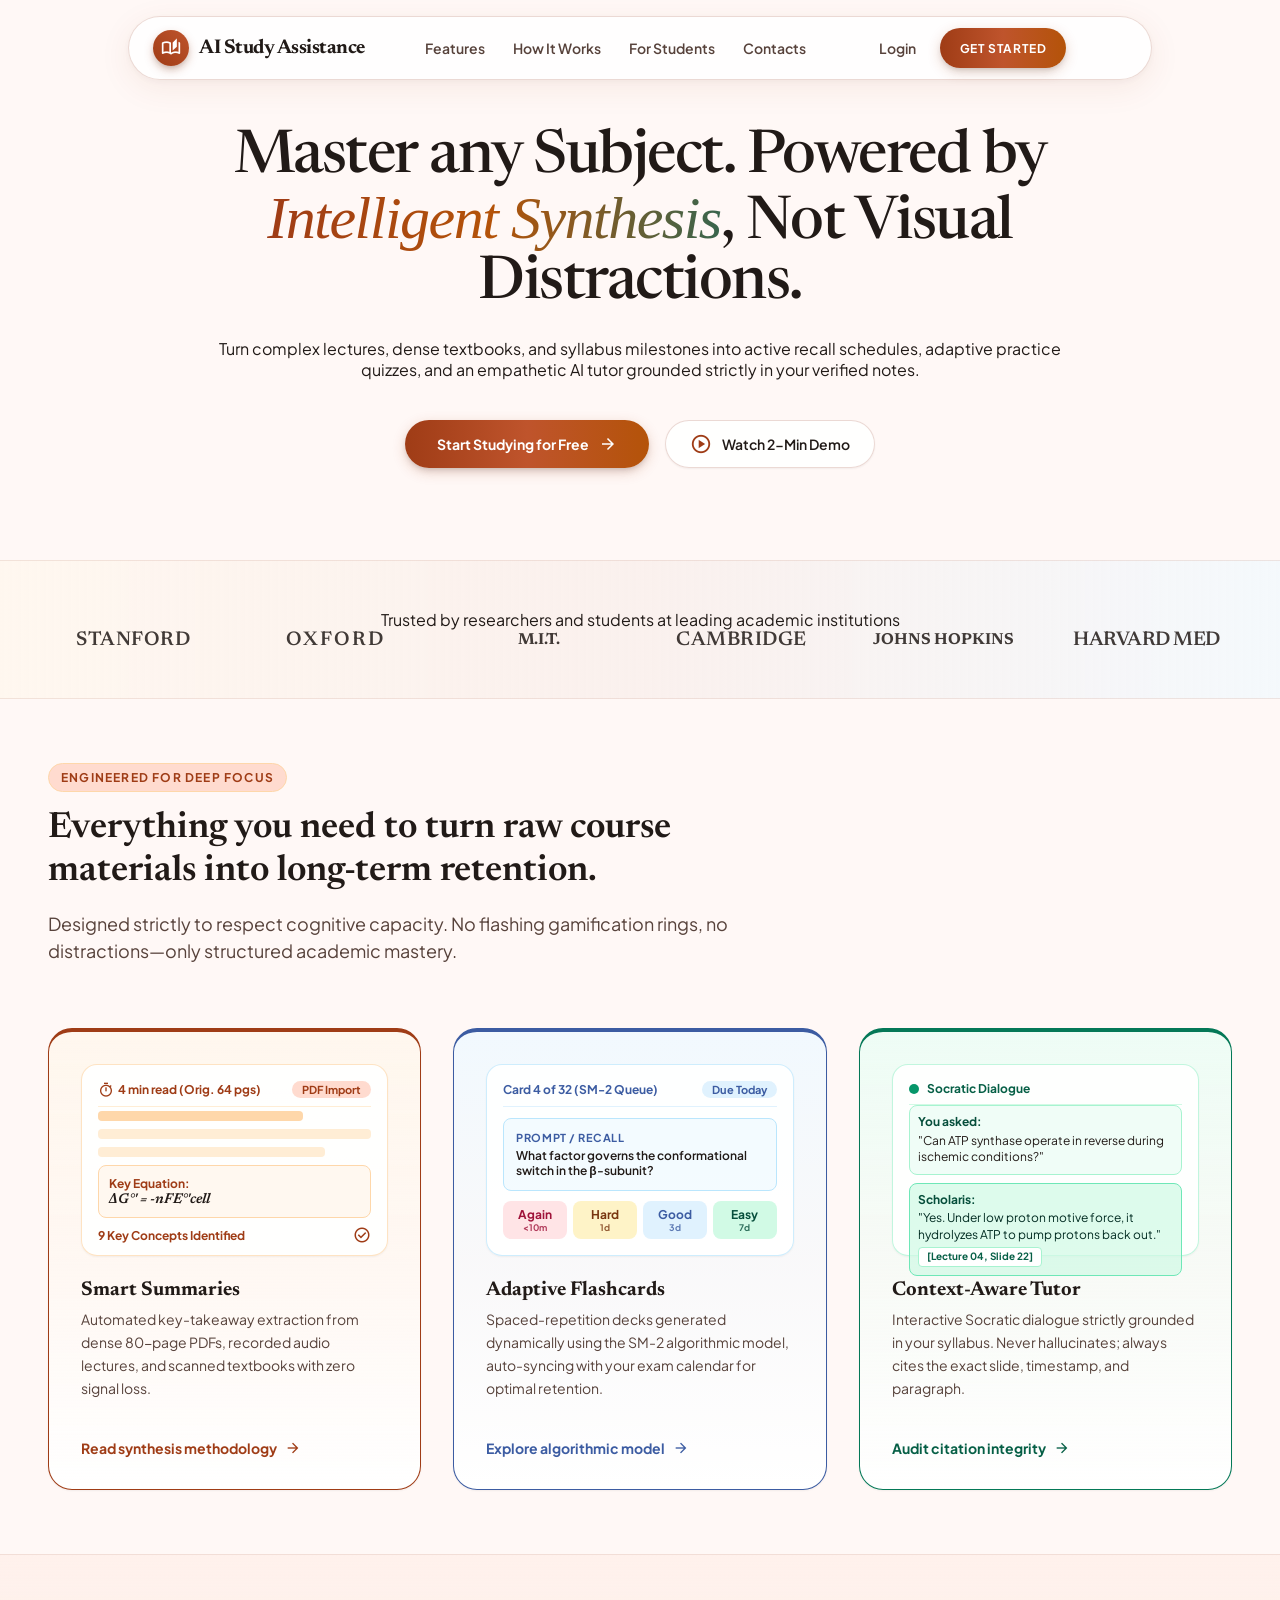
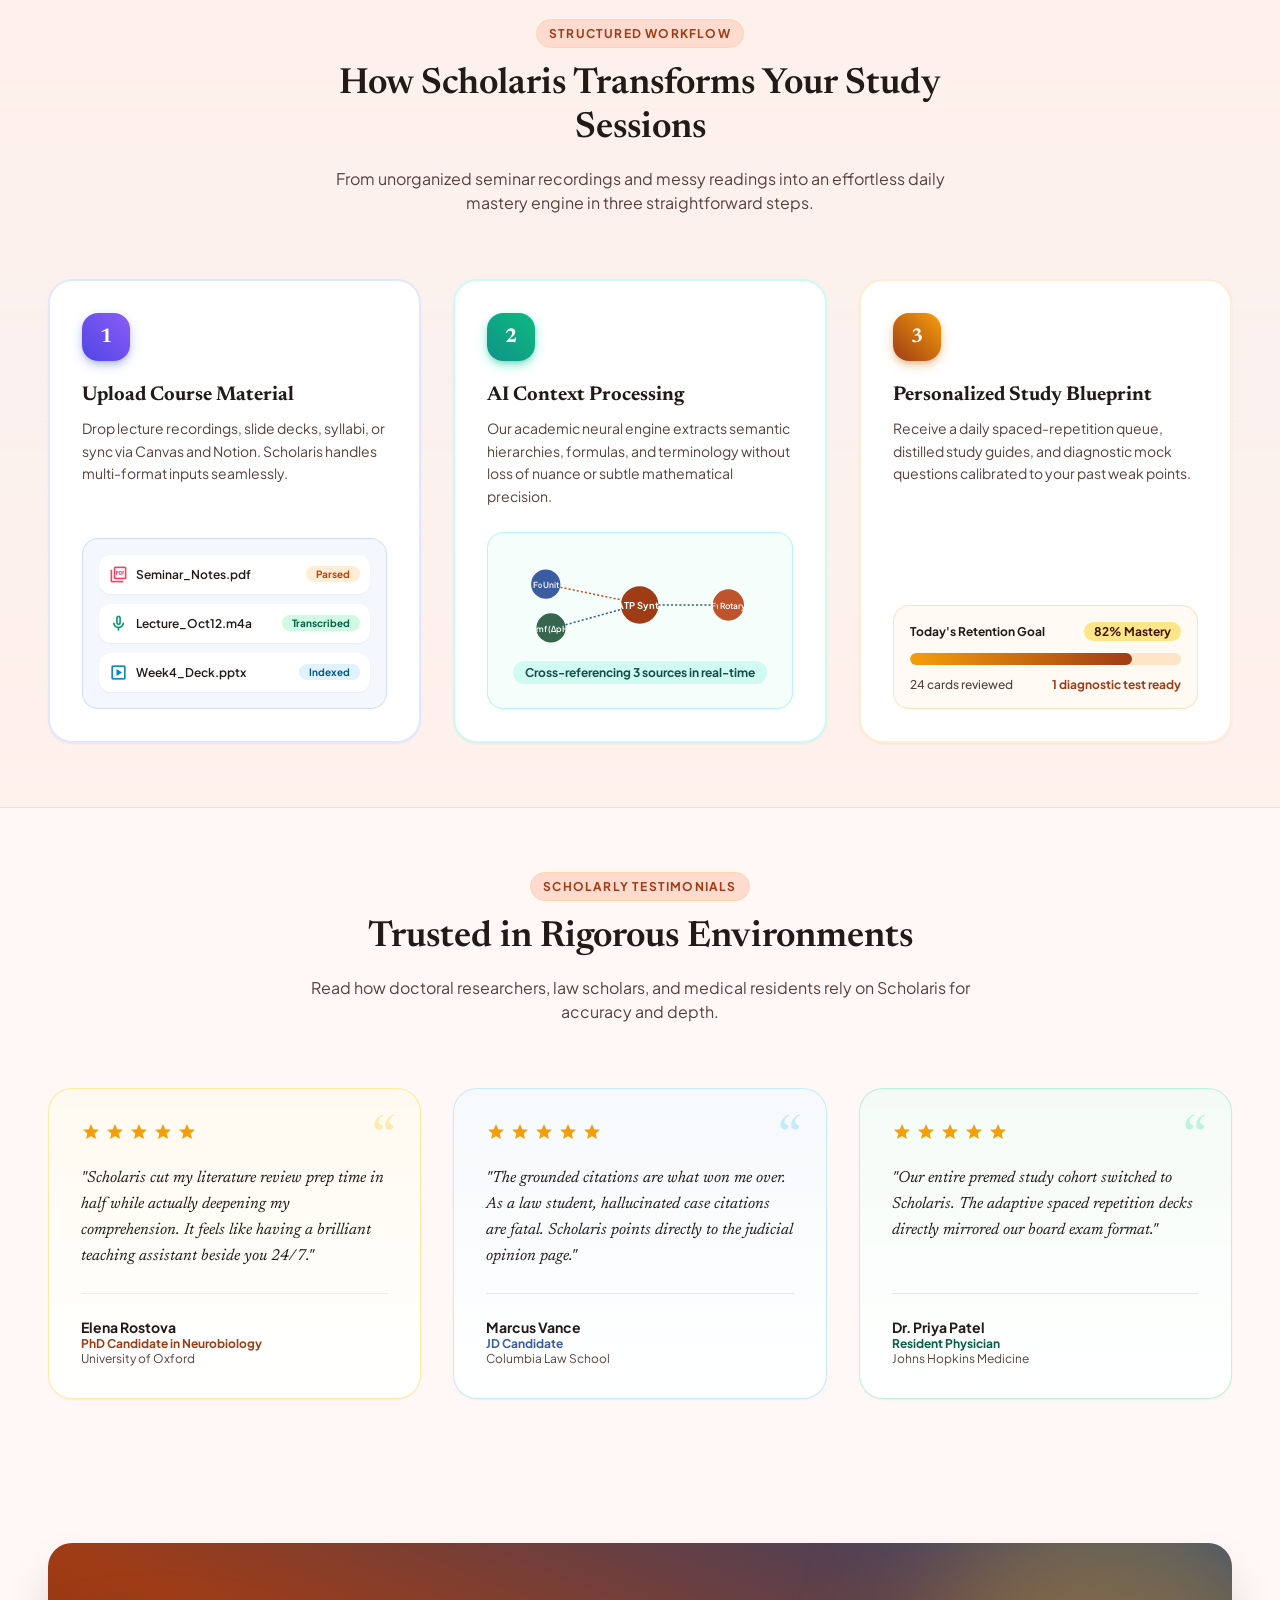
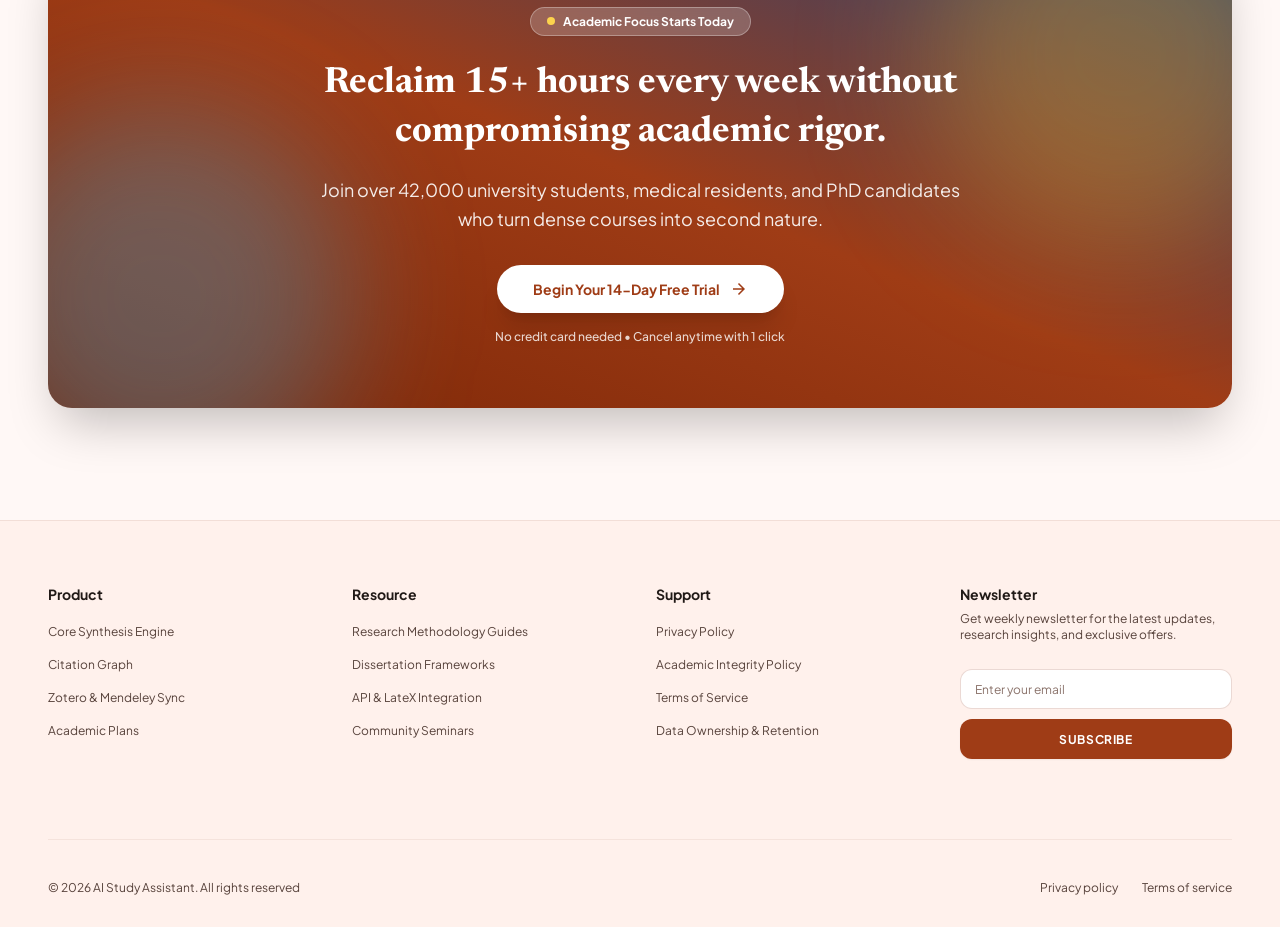
<file: index.html>
<html lang="en">

<head>
  <meta charset="UTF-8">
  <meta name="viewport" content="width=device-width, initial-scale=1.0">
  <link rel="preconnect" href="https://fonts.googleapis.com">
  <link rel="preconnect" href="https://fonts.googleapis.com">

  <title>Ai Study Assistance</title>

  <link rel="preconnect" href="https://fonts.gstatic.com" crossorigin>
  <link
    href="https://fonts.googleapis.com/css2?family=Newsreader:ital,opsz,wght@0,6..72,400..600;1,6..72,400..600&family=Plus+Jakarta+Sans:wght@400;500;600;700&display=swap"
    rel="stylesheet">
  <link
    href="https://fonts.googleapis.com/css2?family=Material+Symbols+Outlined:opsz,wght,FILL,GRAD@24,400,0,0&display=swap"
    rel="stylesheet">
  <link href="https://fonts.googleapis.com/css2?family=Material+Symbols+Outlined:wght,FILL@100..700,0..1&display=swap"
    rel="stylesheet">

  <link rel="stylesheet" href="styles.css">

  <script src="main.js" defer ></script>

</head>

<body>
  <div class="topbar-wrap">
    <header class="topbar">
      <a class="brand" href="#">
        <span class="brand-mark">
          <span class="material-symbols-outlined">auto_stories</span>
        </span>
        <span class="brand-name">AI Study Assistance</span>
      </a>
      <!-- Navigation menu -->
      <nav class="nav-links">

        <a class="nav-link" href="#">Features</a>
        <a class="nav-link" href="#">How It Works</a>
        <a class="nav-link" href="#">For Students</a>
        <a class="nav-link" href="#">Contacts</a>

      </nav>

      <!-- Action Buttons -->
      <div class="topbar-actions">
        <a class="link-login" href="#">Login</a>
        <a class="btn btn-gradient btn-sm" href="#">Get Started</a>
      </div>
      
      <div>
        <span class="menu-button">
        <span class="material-symbols-outlined">menu</span>
        </span>
     </div>

    </header>
  </div>


  <main class="page">
    <section class="hero">

      <div class="glow glow-top"></div>
      <div class="glow glow-left"></div>
      <div class="glow glow-right"></div>

      <div class="hero-copy">
        <h1 class="hero-title">Master any Subject. Powered by <span class="hero-accent">Intelligent
            Synthesis</span>, Not Visual Distractions.</h1>
        <!-- &nbsp; -->
        <p>Turn complex lectures, dense textbooks, and syllabus milestones into active recall schedules,
          adaptive
          practice quizzes, and an empathetic AI tutor grounded strictly in your verified notes.</p>
      </div>

      <!-- Action Buttons -->
      <div class="cta-row">
        <a class="btn btn-gradient btn-lg" href="#">
          <span>Start Studying for Free</span>
          <span class="material-symbols-outlined icon-18">arrow_forward</span>
        </a>
        <button class="btn btn-outline btn-lg" type="button">
          <span class="material-symbols-outlined icon-22 text-primary">play_circle</span>
          <span>Watch 2-Min Demo</span>
        </button>
      </div>

    </section>

    <section class="logos" id="integrations">
      <div class="container">
        <p class="9label">
          Trusted by researchers and students at leading academic institutions
        </p>
        <div class="logo-grid">
          <div class="logo logo-serif logo-wide">STANFORD</div>
          <div class="logo logo-serif logo-wider">OXFORD</div>
          <div class="logo logo-sans logo-tight">M.I.T.</div>
          <div class="logo logo-serif logo-wide">CAMBRIDGE</div>
          <div class="logo logo-sans">JOHNS HOPKINS</div>
          <div class="logo logo-serif logo-tight">HARVARD MED</div>
        </div>
      </div>
    </section>


    <!-- Features -->
    <section class="features" id="features">
      <div class="section-head">
        <span class="eyebrow">Engineered for Deep Focus</span>
        <h2 class="section-title">Everything you need to turn raw course materials into long-term retention.
        </h2>
        <p class="section-lead">
          Designed strictly to respect cognitive capacity. No flashing gamification rings, no
          distractions—only
          structured academic mastery.
        </p>
      </div>

      <div class="feature-grid">

        <!-- Card 1 — coral -->
        <article class="feature-card feature-coral">
          <div>
            <div class="preview preview-coral">
              <div class="preview-head preview-head-coral">
                <span class="preview-label text-primary">
                  <span class="material-symbols-outlined icon-16">timer</span> 4 min read (Orig. 64
                  pgs)
                </span>
                <span class="preview-chip chip-primary">PDF Import</span>
              </div>
              <div class="skeleton">
                <div class="bar bar-dark" style="width:75%"></div>
                <div class="bar" style="width:100%"></div>
                <div class="bar" style="width:83%"></div>
                <div class="equation">
                  <span class="equation-label">Key Equation:</span>
                  <span class="equation-value">ΔG°' = -nFE°'cell</span>
                </div>
              </div>
              <div class="preview-foot text-primary">
                <span>9 Key Concepts Identified</span>
                <span class="material-symbols-outlined icon-18">check_circle</span>
              </div>
            </div>
            <h3 class="card-title">Smart Summaries</h3>
            <p class="card-text">
              Automated key-takeaway extraction from dense 80-page PDFs, recorded audio lectures, and
              scanned textbooks
              with zero signal loss.
            </p>
          </div>
          <div class="card-link text-primary">
            <span class="card-link-text">Read synthesis methodology</span>
            <span class="material-symbols-outlined icon-16">arrow_forward</span>
          </div>
        </article>

        <!-- Card 2 — azure -->
        <article class="feature-card feature-azure">
          <div>
            <div class="preview preview-azure">
              <div class="preview-head preview-head-azure">
                <span class="preview-label text-secondary">Card 4 of 32 (SM-2 Queue)</span>
                <span class="preview-chip chip-secondary">Due Today</span>
              </div>
              <div class="recall">
                <span class="recall-label">Prompt / Recall</span>
                <p class="recall-text">What factor governs the conformational switch in the β-subunit?
                </p>
              </div>
              <div class="grades">
                <div class="grade grade-again">Again<br><span>&lt;10m</span></div>
                <div class="grade grade-hard">Hard<br><span>1d</span></div>
                <div class="grade grade-good">Good<br><span>3d</span></div>
                <div class="grade grade-easy">Easy<br><span>7d</span></div>
              </div>
            </div>
            <h3 class="card-title">Adaptive Flashcards</h3>
            <p class="card-text">
              Spaced-repetition decks generated dynamically using the SM-2 algorithmic model, auto-syncing
              with your
              exam calendar for optimal retention.
            </p>
          </div>
          <div class="card-link text-secondary">
            <span class="card-link-text">Explore algorithmic model</span>
            <span class="material-symbols-outlined icon-16">arrow_forward</span>
          </div>
        </article>

        <!-- Card 3 — emerald -->
        <article class="feature-card feature-emerald">
          <div>
            <div class="preview preview-emerald">
              <div class="preview-head preview-head-emerald">
                <span class="dot-emerald"></span>
                <span class="preview-label text-emerald-800">Socratic Dialogue</span>
              </div>
              <div class="chat">
                <div class="chat-you">
                  <span class="chat-who">You asked:</span> "Can ATP synthase operate in reverse during
                  ischemic
                  conditions?"
                </div>
                <div class="chat-bot">
                  <span class="chat-who">Scholaris:</span> "Yes. Under low proton motive force, it
                  hydrolyzes ATP to
                  pump protons back out."
                  <div class="chat-cite"><span class="cite">[Lecture 04, Slide 22]</span></div>
                </div>
              </div>
            </div>
            <h3 class="card-title">Context-Aware Tutor</h3>
            <p class="card-text">
              Interactive Socratic dialogue strictly grounded in your syllabus. Never hallucinates; always
              cites the
              exact slide, timestamp, and paragraph.
            </p>
          </div>
          <div class="card-link text-emerald-800">
            <span class="card-link-text">Audit citation integrity</span>
            <span class="material-symbols-outlined icon-16">arrow_forward</span>
          </div>
        </article>

      </div>
    </section>

    <!-- Workflow -->
    <section class="workflow" id="how-it-works">
      <div class="container">
        <div class="section-head section-head-center">
          <span class="eyebrow">Structured Workflow</span>
          <h2 class="section-title">How Scholaris Transforms Your Study Sessions</h2>
          <p class="section-lead section-lead-sm">
            From unorganized seminar recordings and messy readings into an effortless daily mastery engine in three
            straightforward steps.
          </p>
        </div>

        <div class="step-grid">

          <div class="step-card step-card-indigo">
            <div>
              <div class="step-badge badge-indigo">1</div>
              <h3 class="step-title">Upload Course Material</h3>
              <p class="step-lead">
                Drop lecture recordings, slide decks, syllabi, or sync via Canvas and Notion. Scholaris handles
                multi-format inputs seamlessly.
              </p>
            </div>
            <div class="file-list">
              <div class="file-row">
                <span class="file-name"><span
                    class="material-symbols-outlined icon-19 text-rose-500">picture_as_pdf</span>
                  Seminar_Notes.pdf</span>
                <span class="file-state state-orange">Parsed</span>
              </div>
              <div class="file-row">
                <span class="file-name"><span class="material-symbols-outlined icon-19 text-emerald-600">mic</span>
                  Lecture_Oct12.m4a</span>
                <span class="file-state state-emerald">Transcribed</span>
              </div>
              <div class="file-row">
                <span class="file-name"><span class="material-symbols-outlined icon-19 text-sky-600">slideshow</span>
                  Week4_Deck.pptx</span>
                <span class="file-state state-sky">Indexed</span>
              </div>
            </div>
          </div>

          <div class="step-card step-card-teal">
            <div>
              <div class="step-badge badge-teal">2</div>
              <h3 class="step-title">AI Context Processing</h3>
              <p class="step-lead">
                Our academic neural engine extracts semantic hierarchies, formulas, and terminology without loss of
                nuance or subtle mathematical precision.
              </p>
            </div>
            <div class="graph-box">
              <svg class="graph" viewBox="0 0 260 80" fill="none" xmlns="http://www.w3.org/2000/svg">
                <circle cx="130" cy="40" r="18" fill="#9f3c16"></circle>
                <text x="130" y="44" fill="#FFFFFF" font-family="Plus Jakarta Sans" font-size="9" font-weight="700"
                  text-anchor="middle">ATP Synt.</text>
                <circle cx="40" cy="20" r="14" fill="#3c5ca2"></circle>
                <text x="40" y="24" fill="#FFFFFF" font-family="Plus Jakarta Sans" font-size="8" font-weight="600"
                  text-anchor="middle">F₀ Unit</text>
                <line x1="54" y1="23" x2="112" y2="35" stroke="#bf542c" stroke-dasharray="2 2" stroke-width="1.5">
                </line>
                <circle cx="45" cy="62" r="14" fill="#38654d"></circle>
                <text x="45" y="66" fill="#FFFFFF" font-family="Plus Jakarta Sans" font-size="8" font-weight="600"
                  text-anchor="middle">pmf (ΔpH)</text>
                <line x1="59" y1="59" x2="113" y2="44" stroke="#3c5ca2" stroke-dasharray="2 2" stroke-width="1.5">
                </line>
                <circle cx="215" cy="40" r="15" fill="#bf542c"></circle>
                <text x="215" y="44" fill="#FFFFFF" font-family="Plus Jakarta Sans" font-size="8" font-weight="600"
                  text-anchor="middle">F₁ Rotary</text>
                <line x1="148" y1="40" x2="200" y2="40" stroke="#38654d" stroke-dasharray="2 2" stroke-width="1.5">
                </line>
              </svg>
              <span class="graph-note">Cross-referencing 3 sources in real-time</span>
            </div>
          </div>

          <div class="step-card step-card-orange">
            <div>
              <div class="step-badge badge-orange">3</div>
              <h3 class="step-title">Personalized Study Blueprint</h3>
              <p class="step-lead">
                Receive a daily spaced-repetition queue, distilled study guides, and diagnostic mock questions
                calibrated to your past weak points.
              </p>
            </div>
            <div class="goal-box">
              <div class="goal-head">
                <span class="goal-label">Today's Retention Goal</span>
                <span class="goal-value">82% Mastery</span>
              </div>
              <div class="progress">
                <div class="progress-fill" style="width:82%"></div>
              </div>
              <div class="goal-foot">
                <span>24 cards reviewed</span>
                <span class="text-primary goal-ready">1 diagnostic test ready</span>
              </div>
            </div>
          </div>

        </div>
      </div>
    </section>

    <!-- Testimonials -->
    <section class="testimonials">
      <div class="section-head section-head-center">
        <span class="eyebrow">Scholarly Testimonials</span>
        <h2 class="section-title">Trusted in Rigorous Environments</h2>
        <p class="section-lead section-lead-sm">
          Read how doctoral researchers, law scholars, and medical residents rely on Scholaris for accuracy and depth.
        </p>
      </div>

      <div class="quote-grid">

        <figure class="quote quote-amber">
          <span class="quote-mark">“</span>
          <div>
            <div class="stars">
              <span class="material-symbols-outlined icon-20 icon-filled">star</span>
              <span class="material-symbols-outlined icon-20 icon-filled">star</span>
              <span class="material-symbols-outlined icon-20 icon-filled">star</span>
              <span class="material-symbols-outlined icon-20 icon-filled">star</span>
              <span class="material-symbols-outlined icon-20 icon-filled">star</span>
            </div>
            <blockquote class="quote-text">
              "Scholaris cut my literature review prep time in half while actually deepening my comprehension. It feels
              like having a brilliant teaching assistant beside you 24/7."
            </blockquote>
          </div>
          <figcaption class="quote-foot">
            <div class="quote-name">Elena Rostova</div>
            <div class="quote-role text-primary">PhD Candidate in Neurobiology</div>
            <div class="quote-org">University of Oxford</div>
          </figcaption>
        </figure>

        <figure class="quote quote-sky">
          <span class="quote-mark">“</span>
          <div>
            <div class="stars">
              <span class="material-symbols-outlined icon-20 icon-filled">star</span>
              <span class="material-symbols-outlined icon-20 icon-filled">star</span>
              <span class="material-symbols-outlined icon-20 icon-filled">star</span>
              <span class="material-symbols-outlined icon-20 icon-filled">star</span>
              <span class="material-symbols-outlined icon-20 icon-filled">star</span>
            </div>
            <blockquote class="quote-text">
              "The grounded citations are what won me over. As a law student, hallucinated case citations are fatal.
              Scholaris points directly to the judicial opinion page."
            </blockquote>
          </div>
          <figcaption class="quote-foot">
            <div class="quote-name">Marcus Vance</div>
            <div class="quote-role text-secondary">JD Candidate</div>
            <div class="quote-org">Columbia Law School</div>
          </figcaption>
        </figure>

        <figure class="quote quote-emerald">
          <span class="quote-mark">“</span>
          <div>
            <div class="stars">
              <span class="material-symbols-outlined icon-20 icon-filled">star</span>
              <span class="material-symbols-outlined icon-20 icon-filled">star</span>
              <span class="material-symbols-outlined icon-20 icon-filled">star</span>
              <span class="material-symbols-outlined icon-20 icon-filled">star</span>
              <span class="material-symbols-outlined icon-20 icon-filled">star</span>
            </div>
            <blockquote class="quote-text">
              "Our entire premed study cohort switched to Scholaris. The adaptive spaced repetition decks directly
              mirrored our board exam format."
            </blockquote>
          </div>
          <figcaption class="quote-foot">
            <div class="quote-name">Dr. Priya Patel</div>
            <div class="quote-role text-emerald-800">Resident Physician</div>
            <div class="quote-org">Johns Hopkins Medicine</div>
          </figcaption>
        </figure>

      </div>
    </section>
  
    <section class="closing">
      <div class="banner">
        <div class="banner-glow banner-glow-amber"></div>
        <div class="banner-glow banner-glow-sky"></div>
        <div class="banner-inner">
          <span class="banner-badge">
            <span class="banner-dot"></span> Academic Focus Starts Today
          </span>
          <h2 class="banner-title">Reclaim 15+ hours every week without compromising academic rigor.</h2>
          <p class="banner-lead">
            Join over 42,000 university students, medical residents, and PhD candidates who turn dense courses into
            second nature.
          </p>
          <div class="banner-cta">
            <a class="btn btn-white btn-lg" href="#">
              <span>Begin Your 14-Day Free Trial</span>
              <span class="material-symbols-outlined icon-18">arrow_forward</span>
            </a>
          </div>
          <p class="banner-note">No credit card needed • Cancel anytime with 1 click</p>
        </div>
      </div>
    </section>
    </div>

  </main>

  <footer class="footer">

    <div class="container">
      <div class="footer-grid">
        <div class="footer-heading-tight">
          <h4 class="footer-heading">Product</h4>
          <ul class="footer-list">
            <li><a href="#">Core Synthesis Engine</a></li>
            <li><a href="#">Citation Graph</a></li>
            <li><a href="#">Zotero & Mendeley Sync</a></li>
            <li><a href="#">Academic Plans</a></li>
          </ul>
        </div>

        <div class="footer-heading-tight">
          <h4 class="footer-heading">Resource</h4>
          <ul class="footer-list">
            <li><a href="#">Research Methodology Guides</a></li>
            <li><a href="#">Dissertation Frameworks</a></li>
            <li><a href="#">API & LateX Integration</a></li>
            <li><a href="#">Community Seminars</a></li>
          </ul>
        </div>

        <div class="footer-heading-tight">
          <h4 class="footer-heading">Support</h4>
          <ul class="footer-list">
            <li><a href="#">Privacy Policy</a></li>
            <li><a href="#">Academic Integrity Policy</a></li>
            <li><a href="#">Terms of Service</a></li>
            <li><a href="#">Data Ownership & Retention</a></li>
          </ul>
        </div>

        <div class="social">
          <h4 class="footer-heading footer-heading-tight">Newsletter</h4>
          <p class="footer-note">Get weekly newsletter for the latest updates, research insights, and
            exclusive offers.</p>
          <form class="signup" action="#" method="post">
            <label class="virtually-hidden" for="signup-email"></label>
            <input class="signup-input" id="signup-email" type="email" name="email" placeholder="Enter your email"
              required>
            <button class="signup-btn" type="button">Subscribe</button>
          </form>

          </ul>
        </div>

      </div>
      <div class="footer-base">
        <div>
          <p>&copy; 2026 AI Study Assistant. All rights reserved </p>
        </div>

        <div class="footer-links">
          <a href="#">Privacy policy</a>
          <a href="#">Terms of service</a>
        </div>
      </div>
    </div>
  </footer>

</body>

</html>
</file>
<file: styles.css>
:root {
  /* --- Brand palette --- */
  --primary: #9f3c16;
  --primary-container: #bf542c;
  --primary-fixed: #ffdbcf;
  --on-primary: #ffffff;
  --secondary: #3c5ca2;
  --tertiary: #38654d;

  /* --- Surfaces --- */
  --surface: #fff8f6;
  --surface-lowest: #ffffff;
  --surface-low: #fff1ec;
  --surface-container: #f9ebe6;
  --surface-high: #f3e5e0;
  --surface-highest: #ede0db;
  --surface-variant: #ede0db;

  /* --- Text --- */
  --on-surface: #211a17;
  --on-surface-variant: #57423b;
  --outline: #8a726a;
  --outline-variant: #dec0b7;

  /* --- Accent colours borrowed for the coloured cards --- */
  --amber-50: #fffbeb;
  --amber-100: #fef3c7;
  --amber-200: #fde68a;
  --amber-300: #fcd34d;
  --amber-400: #fbbf24;
  --amber-500: #f59e0b;
  --amber-600: #d97706;
  --amber-700: #b45309;
  --amber-800: #92400e;
  --amber-900: #78350f;
  --amber-950: #451a03;

  --orange-50: #fff7ed;
  --orange-100: #ffedd5;
  --orange-200: #fed7aa;
  --orange-700: #c2410c;
  --orange-800: #9a3412;
  --orange-950: #431407;

  --rose-100: #ffe4e6;
  --rose-300: #fda4af;
  --rose-400: #fb7185;
  --rose-500: #f43f5e;
  --rose-800: #9f1239;
  --rose-900: #881337;

  --sky-50: #f0f9ff;
  --sky-100: #e0f2fe;
  --sky-200: #bae6fd;
  --sky-300: #7dd3fc;
  --sky-600: #0284c7;
  --sky-800: #075985;
  --sky-900: #0c4a6e;
  --sky-950: #082f49;

  --emerald-50: #ecfdf5;
  --emerald-100: #d1fae5;
  --emerald-200: #a7f3d0;
  --emerald-300: #6ee7b7;
  --emerald-400: #34d399;
  --emerald-600: #059669;
  --emerald-700: #047857;
  --emerald-800: #065f46;
  --emerald-900: #064e3b;
  --emerald-950: #022c22;

  --indigo-50: #eef2ff;
  --indigo-100: #e0e7ff;
  --indigo-200: #c7d2fe;
  --indigo-300: #a5b4fc;
  --indigo-600: #4f46e5;
  --violet-500: #8b5cf6;

  --teal-50: #f0fdfa;
  --teal-100: #ccfbf1;
  --teal-200: #99f6e4;
  --teal-300: #5eead4;
  --teal-600: #0d9488;
  --teal-900: #134e4a;

  --yellow-200: #fef08a;
  --stone-900: #1c1917;

  /* --- Typefaces --- */
  --font-serif: 'Newsreader', Georgia, 'Times New Roman', serif;
  --font-sans: 'Plus Jakarta Sans', -apple-system, 'Segoe UI', Roboto, sans-serif;

  /* --- Shadows, named by how strong they are --- */
  --shadow-xs: 0 1px 2px 0 rgba(0, 0, 0, .05);
  --shadow-sm: 0 1px 3px 0 rgba(0, 0, 0, .1), 0 1px 2px -1px rgba(0, 0, 0, .1);
  --shadow-md: 0 4px 6px -1px rgba(0, 0, 0, .1), 0 2px 4px -2px rgba(0, 0, 0, .1);
  --shadow-lg: 0 10px 15px -3px rgba(0, 0, 0, .1), 0 4px 6px -4px rgba(0, 0, 0, .1);
  --shadow-xl: 0 20px 25px -5px rgba(0, 0, 0, .1), 0 8px 10px -6px rgba(0, 0, 0, .1);
  --shadow-2xl: 0 25px 50px -12px rgba(0, 0, 0, .25);
}

*,
*::before,
*::after {
  box-sizing: border-box;
}

html,
body {
  margin: 0;
  padding: 0;
}

body {
  background: var(--surface);
  color: var(--on-surface);
  font-family: var(--font-sans);
  -webkit-font-smoothing: antialiased;
  overscroll-behavior: none;
}

::selection {
  background: var(--primary-fixed);
  color: var(--primary);
}

::-webkit-scrollbar {
  display: none;
}

h1,
h2,
h3,
h4,
p,
figure,
blockquote {
  margin: 0;
}

ul {
  margin: 0;
  padding: 0;
  list-style: none;
}

a {
  text-decoration: none;
  color: inherit;
}

img,
svg {
  display: block;
  max-width: 100%;
}

button,
input {
  font: inherit;
}

/* Hidden from the screen but still read aloud by a screen reader. */
.visually-hidden {
  position: absolute;
  width: 1px;
  height: 1px;
  padding: 0;
  margin: -1px;
  overflow: hidden;
  clip: rect(0 0 0 0);
  white-space: nowrap;
  border: 0;
}

/* Hidden from the screen but still read aloud by a screen reader. */
.visually-hidden {
  position: absolute;
  width: 1px;
  height: 1px;
  padding: 0;
  margin: -1px;
  overflow: hidden;
  clip: rect(0 0 0 0);
  white-space: nowrap;
  border: 0;
}

.container {
  width: 100%;
  max-width: 80rem;
  /* 1280px */
  margin-inline: auto;
  padding-inline: 1.5rem;
}

.page {
  width: 100%;
  padding-top: 6rem;
  background: var(--surface);
  position: relative;
  overflow: hidden;
}


.material-symbols-outlined {
  font-family: 'Material Symbols Outlined';
  font-weight: normal;
  font-style: normal;
  line-height: 1;
  letter-spacing: normal;
  text-transform: none;
  display: inline-block;
  white-space: nowrap;
  word-wrap: normal;
  direction: ltr;
  -webkit-font-feature-settings: 'liga';
  -webkit-font-smoothing: antialiased;
  font-variation-settings: 'FILL' 0, 'wght' 400, 'GRAD' 0, 'opsz' 24;
}

.icon-filled {
  font-variation-settings: 'FILL' 1;
}

.icon-13 {
  font-size: 13px;
}

.icon-16 {
  font-size: 16px;
}

.icon-17 {
  font-size: 17px;
}

.icon-18 {
  font-size: 18px;
}

.icon-19 {
  font-size: 19px;
}

.icon-20 {
  font-size: 20px;
}

.icon-22 {
  font-size: 22px;
}


.text-primary {
  color: var(--primary);
}

.text-secondary {
  color: var(--secondary);
}

.text-tertiary {
  color: var(--tertiary);
}

.text-amber-500 {
  color: var(--amber-500);
}

.text-amber-600 {
  color: var(--amber-600);
}

.text-emerald-600 {
  color: var(--emerald-600);
}

.text-emerald-800 {
  color: var(--emerald-800);
}

.text-rose-500 {
  color: var(--rose-500);
}

.text-sky-600 {
  color: var(--sky-600);
}

.btn {
  display: inline-flex;
  align-items: center;
  justify-content: center;
  gap: .625rem;
  border: 0;
  border-radius: 9999px;
  font-family: var(--font-sans);
  font-weight: 700;
  cursor: pointer;
  transition: all .2s ease;
  white-space: nowrap;
}

.btn-sm {
  height: 2.5rem;
  padding-inline: 1.25rem;
  font-size: .75rem;
  text-transform: uppercase;
  letter-spacing: .05em;
}

.btn-lg {
  height: 3rem;
  padding-inline: 2rem;
  font-size: .875rem;
}

.btn-block {
  width: 100%;
  height: 3rem;
  font-size: .875rem;
}

.btn-gradient {
  background-image: linear-gradient(to right, var(--primary), var(--primary-container), var(--amber-700));
  color: var(--on-primary);
  box-shadow: var(--shadow-md), 0 4px 14px rgba(159, 60, 22, .2);
}

.btn-gradient:hover {
  opacity: .95;
  box-shadow: var(--shadow-lg), 0 8px 22px rgba(159, 60, 22, .25);
}

.btn-sm.btn-gradient:hover {
  transform: scale(1.02);
}

.btn-sm.btn-gradient:active {
  transform: scale(.98);
}

.btn-outline {
  background: rgba(255, 255, 255, .9);
  color: var(--on-surface);
  border: 1px solid rgba(222, 192, 183, .6);
  font-weight: 600;
  padding-inline: 1.5rem;
  box-shadow: var(--shadow-xs);
}

.btn-outline:hover {
  background: var(--surface-high);
}

.btn-quiet {
  background: var(--surface-high);
  color: var(--on-surface);
  box-shadow: var(--shadow-xs);
}

.btn-quiet:hover {
  background: var(--surface-variant);
}

.btn-white {
  background: #fff;
  color: var(--primary);
  box-shadow: var(--shadow-xl);
}

.btn-white:hover {
  background: var(--amber-50);
  box-shadow: var(--shadow-2xl);
}


/* --- Section headings, shared by several sections ------------------------- */
.eyebrow {
  display: inline-block;
  font-size: .75rem;
  font-weight: 700;
  text-transform: uppercase;
  letter-spacing: .1em;
  color: var(--primary);
  background: var(--primary-fixed);
  border: 1px solid var(--orange-200);
  border-radius: 9999px;
  padding: .375rem .75rem;
  margin-bottom: .75rem;
}

.section-title {
  font-family: var(--font-serif);
  font-size: 1.875rem;
  font-weight: 600;
  line-height: 1.2;
  color: var(--on-surface);
  margin-top: .25rem;
  margin-bottom: 1rem;
}

.section-lead {
  font-size: 1rem;
  line-height: 1.5;
  color: var(--on-surface-variant);
}

.section-head {
  max-width: 48rem;
  margin-bottom: 4rem;
}

.section-head-center {
  max-width: 42rem;
  margin-inline: auto;
  text-align: center;
}

/* ============================================================================
     4. Topbar navigation
     ----------------------------------------------------------------------------
     position: fixed keeps it on screen while the page scrolls. The wrapper is
     what centres it; the header itself is the visible pill.
  
     pointer-events on the wrapper is set to none so the invisible strip either
     side of the pill does not block clicks on the page beneath it.
     ========================================================================== */

.topbar-wrap {
  position: fixed;
  top: 1rem;
  left: 0;
  right: 0;
  z-index: 50;
  display: flex;
  justify-content: center;
  padding-inline: 1rem;
  pointer-events: none;
}

.topbar {
  pointer-events: auto;
  width: 100%;
  max-width: 64rem;
  height: 4rem;
  display: flex;
  align-items: center;
  justify-content: space-between;
  padding-inline: 1rem;
  border-radius: 9999px;
  background: rgba(255, 255, 255, .85);
  backdrop-filter: blur(24px);
  -webkit-backdrop-filter: blur(24px);
  border: 1px solid rgba(222, 192, 183, .6);
  box-shadow: 0 8px 32px rgba(159, 60, 22, .08), 0 2px 8px rgba(0, 0, 0, .04);
}

.brand {
  display: flex;
  align-items: center;
  gap: .625rem;
}

.brand-mark {
  width: 2.25rem;
  height: 2.25rem;
  border-radius: 9999px;
  background-image: linear-gradient(to top right, var(--primary), var(--primary-container));
  color: #fff;
  display: flex;
  align-items: center;
  justify-content: center;
  box-shadow: var(--shadow-md), 0 4px 10px rgba(159, 60, 22, .25);
}

.brand-mark .material-symbols-outlined {
  font-size: 1.25rem;
}

.brand-name {
  font-family: var(--font-serif);
  font-size: 1.25rem;
  font-weight: 700;
  letter-spacing: -.025em;
  color: var(--on-surface);
  display: none;
}

.nav-links {
  display: none;
  align-items: center;
  gap: 1.75rem;
}

.nav-link {
  font-size: .875rem;
  font-weight: 600;
  color: var(--on-surface-variant);
  transition: color .2s;
}

.nav-link:hover {
  color: var(--primary);
}

.topbar-actions {
  display: none;
  align-items: center;
  gap: .75rem;
}

.link-login {
  display: inline-block;
  font-size: .875rem;
  font-weight: 600;
  color: var(--on-surface-variant);
  padding: .375rem .75rem;
  transition: color .2s;
}

.link-login:hover {
  color: var(--primary);
}

.hero {
  position: relative;
  width: 100%;
  max-width: 80rem;
  margin-inline: auto;
  padding: 2rem 1.5rem 4rem;
}

.glow {
  position: absolute;
  z-index: -10;
  border-radius: 9999px;
  filter: blur(64px);
  pointer-events: none;
}

.glow-top {
  top: -3rem;
  left: 50%;
  transform: translateX(-50%);
  width: 720px;
  height: 480px;
  background-image: linear-gradient(to bottom right,
      rgba(253, 230, 138, .45), rgba(253, 164, 175, .40), rgba(186, 230, 253, .35));
}

.glow-left {
  top: 33%;
  left: -5rem;
  width: 24rem;
  height: 24rem;
  background: rgba(255, 219, 207, .5);
}

.glow-right {
  top: 50%;
  right: -5rem;
  width: 24rem;
  height: 24rem;
  background: rgba(217, 226, 255, .5);
}

/* --- Headline and lead ---------------------------------------------------- */
.hero-copy {
  max-width: 56rem;
  margin-inline: auto;
  text-align: center;
  margin-bottom: 2.5rem;
}

.hero-title {
  font-family: var(--font-serif);
  font-size: 2.25rem;
  font-weight: 500;
  /* 1, not 1.15. The original markup asks for 1.15 but the browser ends up
       rendering these lines at exactly the font size, and matching what is on
       screen matters more than matching what the class name says. */
  line-height: 1;
  letter-spacing: -.025em;
  color: var(--on-surface);
  margin-bottom: 1.5rem;
}

/* The tinted words: a gradient painted onto the text itself.
     Note the different serif. The headline is Newsreader, but these few words
     fall back to the system serif stack, which is a touch narrower. That is
     what the original does, and copying it keeps the line breaks identical. */
.hero-accent {
  font-family: ui-serif, Georgia, Cambria, 'Times New Roman', Times, serif;
  font-style: italic;
  font-weight: 500;
  background-image: linear-gradient(to right, var(--primary), var(--amber-700), var(--tertiary));
  -webkit-background-clip: text;
  background-clip: text;
  color: transparent;
}

.hero-lead {
  font-size: 1.125rem;
  line-height: 1.625;
  color: var(--on-surface-variant);
  max-width: 48rem;
  margin-inline: auto;
}

/* --- Call to action and social proof -------------------------------------- */
.cta-row {
  display: flex;
  flex-direction: column;
  align-items: center;
  justify-content: center;
  gap: 1rem;
  margin-bottom: 1.75rem;
}

.cta-row .btn {
  width: 100%;
}

.proof-row {
  display: flex;
  flex-wrap: wrap;
  align-items: center;
  justify-content: center;
  column-gap: 1.5rem;
  row-gap: .5rem;
  font-size: .75rem;
  color: var(--on-surface-variant);
  margin-bottom: 3.5rem;
}

.proof-item {
  display: flex;
  align-items: center;
  gap: .375rem;
  font-weight: 500;
}

.proof-sep {
  display: none;
  color: var(--outline-variant);
}


/* ============================================================================
   6. LOGO CLOUD
   ========================================================================== */

.logos {
  width: 100%;
  padding-block: 3rem;
  background-image: linear-gradient(to right, rgba(255, 247, 237, .7), rgba(243, 229, 224, .4), rgba(240, 249, 255, .7));
  border-top: 1px solid rgba(222, 192, 183, .4);
  border-bottom: 1px solid rgba(222, 192, 183, .4);
  text-align: center;
}

.label {
  display: flex;
  align-items: center;
  justify-content: center;
  gap: .5rem;
  flex-wrap: wrap;
  font-size: .75rem;
  font-weight: 700;
  text-transform: uppercase;
  letter-spacing: .1em;
  color: var(--primary);
  margin-bottom: 1.75rem;
}

.label-dot {
  width: .5rem;
  height: .5rem;
  border-radius: 9999px;
  background: var(--primary);
}

.logo-grid {
  display: grid;
  grid-template-columns: repeat(2, 1fr);
  gap: 2rem;
  align-items: center;
  justify-items: center;
  opacity: .85;
}

.logo {
  display: flex;
  align-items: center;
  font-weight: 600;
  color: var(--on-surface);
  transition: color .2s;
}

.logo-serif {
  font-family: var(--font-serif);
  font-size: 1.25rem;
}

.logo-sans {
  font-family: var(--font-serif);
  font-size: 1rem;
  font-weight: 700;
}

.logo-wide {
  letter-spacing: .025em;
}

.logo-wider {
  letter-spacing: .1em;
}

.logo-tight {
  letter-spacing: -.025em;
}

.logo-grid .logo:nth-child(1):hover,
.logo-grid .logo:nth-child(4):hover,
.logo-grid .logo:nth-child(6):hover {
  color: var(--primary);
}

.logo-grid .logo:nth-child(2):hover,
.logo-grid .logo:nth-child(5):hover {
  color: var(--secondary);
}

.logo-grid .logo:nth-child(3):hover {
  color: var(--tertiary);
}



/* Features */ 
.features {
  width: 100%;
  max-width: 80rem;
  margin-inline: auto;
  padding: 4rem 1.5rem;
}

.feature-grid {
  display: grid;
  grid-template-columns: 1fr;
  gap: 2rem;
}

.feature-card {
  display: flex;
  flex-direction: column;
  justify-content: space-between;
  padding: 2rem;
  border-radius: 1.5rem;
  border-top-width: 4px;
  border-top-style: solid;
  box-shadow: var(--shadow-xs);
  transition: box-shadow .3s, transform .3s;
}

.feature-card:hover {
  box-shadow: var(--shadow-xl);
  transform: translateY(-4px);
}

/* All four borders take the accent colour, not just the top.
   The thick top edge then tapers smoothly into the thin sides around the
   rounded corner. Give the sides a paler colour and the join shows as a
   hard step where the two meet, which is the bug this replaced. */
.feature-coral {
  background-image: linear-gradient(to bottom, rgba(255, 247, 237, .9), rgba(255, 247, 237, .4), #fff);
  border-color: var(--primary);
  border-left-width: 1px;
  border-right-width: 1px;
  border-bottom-width: 1px;
  border-style: solid;
  border-top-width: 4px;
}

.feature-azure {
  background-image: linear-gradient(to bottom, rgba(240, 249, 255, .9), rgba(240, 249, 255, .4), #fff);
  border-color: var(--secondary);
  border-left-width: 1px;
  border-right-width: 1px;
  border-bottom-width: 1px;
  border-style: solid;
  border-top-width: 4px;
}

.feature-emerald {
  background-image: linear-gradient(to bottom, rgba(236, 253, 245, .9), rgba(236, 253, 245, .4), #fff);
  border-color: var(--emerald-700);
  border-left-width: 1px;
  border-right-width: 1px;
  border-bottom-width: 1px;
  border-style: solid;
  border-top-width: 4px;
}

/* The little preview panel at the top of each card. */
.preview {
  height: 12rem;
  border-radius: 1rem;
  background: rgba(255, 255, 255, .9);
  padding: 1rem;
  margin-bottom: 1.5rem;
  display: flex;
  flex-direction: column;
  justify-content: space-between;
  box-shadow: var(--shadow-xs);
}

.preview-coral {
  border: 1px solid rgba(254, 215, 170, .7);
}

.preview-azure {
  border: 1px solid rgba(186, 230, 253, .7);
}

.preview-emerald {
  border: 1px solid rgba(167, 243, 208, .7);
}

.preview-head {
  display: flex;
  align-items: center;
  justify-content: space-between;
  padding-bottom: .5rem;
  gap: .5rem;
}

.preview-head-coral {
  border-bottom: 1px solid var(--orange-100);
}

.preview-head-azure {
  border-bottom: 1px solid var(--sky-100);
}

.preview-head-emerald {
  border-bottom: 1px solid var(--emerald-100);
  gap: .5rem;
  justify-content: flex-start;
}

.preview-label {
  display: flex;
  align-items: center;
  gap: .25rem;
  font-size: .75rem;
  font-weight: 700;
}

.preview-chip {
  font-size: 11px;
  font-weight: 700;
  padding: .125rem .625rem;
  border-radius: 9999px;
}

.chip-primary {
  background: var(--primary-fixed);
  color: var(--primary);
}

.chip-secondary {
  background: var(--sky-100);
  color: var(--secondary);
}

.preview-foot {
  display: flex;
  align-items: center;
  justify-content: space-between;
  font-size: .75rem;
  font-weight: 700;
  padding-top: .25rem;
}

.skeleton {
  display: flex;
  flex-direction: column;
  gap: .5rem;
  padding-block: .25rem;
}

.bar {
  height: .625rem;
  border-radius: .25rem;
  background: var(--orange-100);
}

.bar-dark {
  background: var(--orange-200);
}

.equation {
  padding: .625rem;
  background: rgba(255, 247, 237, .8);
  border: 1px solid var(--orange-200);
  border-radius: .5rem;
}

.equation-label {
  font-size: .75rem;
  font-weight: 700;
  color: var(--primary);
}

.equation-value {
  display: block;
  font-family: var(--font-serif);
  font-style: italic;
  font-size: .875rem;
  font-weight: 600;
  color: var(--on-surface);
}

.recall {
  background: rgba(240, 249, 255, .7);
  padding: .75rem;
  border-radius: .5rem;
  border: 1px solid var(--sky-200);
}

.recall-label {
  display: block;
  font-size: 11px;
  font-weight: 700;
  text-transform: uppercase;
  letter-spacing: .05em;
  color: var(--secondary);
  margin-bottom: .25rem;
}

.recall-text {
  font-size: .75rem;
  font-weight: 600;
  color: var(--on-surface);
}

.grades {
  display: grid;
  grid-template-columns: repeat(4, 1fr);
  gap: .375rem;
  text-align: center;
  font-size: .75rem;
}

.grade {
  padding-block: .375rem;
  border-radius: .5rem;
  font-weight: 700;
}

.grade span {
  font-size: 9px;
  opacity: .8;
}

.grade-again {
  background: var(--rose-100);
  color: var(--rose-800);
}

.grade-hard {
  background: var(--amber-100);
  color: var(--amber-900);
}

.grade-good {
  background: var(--sky-100);
  color: var(--secondary);
}

.grade-easy {
  background: var(--emerald-100);
  color: var(--emerald-900);
}

.dot-emerald {
  width: .625rem;
  height: .625rem;
  border-radius: 9999px;
  background: var(--emerald-600);
}

.chat {
  display: flex;
  flex-direction: column;
  gap: .5rem;
  font-size: .75rem;
}

.chat-you,
.chat-bot {
  padding: .5rem;
  border-radius: .5rem;
  line-height: 1.375;
}

.chat-you {
  background: rgba(236, 253, 245, .7);
  color: var(--on-surface);
  border: 1px solid var(--emerald-200);
}

.chat-bot {
  background: rgba(209, 250, 229, .7);
  color: var(--emerald-950);
  border: 1px solid var(--emerald-300);
}

.chat-who {
  display: block;
  font-weight: 700;
  color: var(--emerald-900);
  margin-bottom: .125rem;
}

.chat-cite {
  margin-top: .25rem;
  display: flex;
  align-items: center;
}

.cite {
  font-size: 10px;
  font-weight: 700;
  padding: .125rem .5rem;
  border-radius: .25rem;
  background: #fff;
  color: var(--emerald-800);
  border: 1px solid var(--emerald-200);
}

.card-title {
  font-family: var(--font-serif);
  font-size: 1.25rem;
  font-weight: 700;
  color: var(--on-surface);
  margin-bottom: .5rem;
}

.card-text {
  font-size: .875rem;
  line-height: 1.625;
  color: var(--on-surface-variant);
}

.card-link {
  display: flex;
  align-items: center;
  gap: .5rem;
  padding-top: 1.5rem;
  margin-top: 1rem;
  font-size: .875rem;
  font-weight: 700;
}

.card-link-text {
  cursor: pointer;
}

.card-link-text:hover {
  text-decoration: underline;
}

/* Workflow */ 
.workflow {
  width: 100%;
  padding-block: 4rem;
  background-image: linear-gradient(to bottom, var(--surface-low), rgba(243, 229, 224, .4), var(--surface-low));
  border-top: 1px solid rgba(222, 192, 183, .4);
  border-bottom: 1px solid rgba(222, 192, 183, .4);
}

.step-grid {
  display: grid;
  grid-template-columns: 1fr;
  gap: 2rem;
}

.step-card {
  padding: 2rem;
  border-radius: 1.5rem;
  background: var(--surface-lowest);
  border: 2px solid;
  box-shadow: var(--shadow-xs);
  display: flex;
  flex-direction: column;
  justify-content: space-between;
  transition: box-shadow .3s, border-color .3s;
}

.step-card-indigo {
  border-color: var(--indigo-100);
}

.step-card-indigo:hover {
  border-color: var(--indigo-300);
  box-shadow: var(--shadow-xl);
}

.step-card-teal {
  border-color: var(--teal-100);
}

.step-card-teal:hover {
  border-color: var(--teal-300);
  box-shadow: var(--shadow-xl);
}

.step-card-orange {
  border-color: var(--orange-100);
}

.step-card-orange:hover {
  border-color: #fdba74;
  box-shadow: var(--shadow-xl);
}

.step-badge {
  width: 3rem;
  height: 3rem;
  border-radius: 1rem;
  color: #fff;
  font-family: var(--font-serif);
  font-size: 1.25rem;
  font-weight: 700;
  display: flex;
  align-items: center;
  justify-content: center;
  margin-bottom: 1.5rem;
}

.badge-indigo {
  background-image: linear-gradient(to top right, var(--indigo-600), var(--violet-500));
  box-shadow: var(--shadow-md), 0 4px 12px var(--indigo-200);
}

.badge-teal {
  background-image: linear-gradient(to top right, var(--teal-600), #10b981);
  box-shadow: var(--shadow-md), 0 4px 12px var(--teal-200);
}

.badge-orange {
  background-image: linear-gradient(to top right, var(--primary), var(--amber-500));
  box-shadow: var(--shadow-md), 0 4px 12px var(--orange-200);
}

.step-title {
  font-family: var(--font-serif);
  font-size: 1.25rem;
  font-weight: 700;
  color: var(--on-surface);
  margin-bottom: .75rem;
}

.step-lead {
  font-size: .875rem;
  line-height: 1.625;
  color: var(--on-surface-variant);
  margin-bottom: 1.5rem;
}

.file-list {
  padding: 1rem;
  border-radius: 1rem;
  background: rgba(238, 242, 255, .6);
  border: 1px solid rgba(199, 210, 254, .7);
  display: flex;
  flex-direction: column;
  gap: .625rem;
}

.file-row {
  display: flex;
  align-items: center;
  justify-content: space-between;
  gap: .5rem;
  padding: .625rem;
  border-radius: .75rem;
  background: #fff;
  box-shadow: var(--shadow-xs);
  font-size: .75rem;
}

.file-name {
  display: flex;
  align-items: center;
  gap: .5rem;
  font-weight: 600;
  color: var(--on-surface);
}

.file-state {
  flex-shrink: 0;
  font-size: 10px;
  font-weight: 700;
  padding: .125rem .625rem;
  border-radius: 9999px;
}

.state-orange {
  background: var(--orange-100);
  color: var(--orange-700);
}

.state-emerald {
  background: var(--emerald-100);
  color: var(--emerald-800);
}

.state-sky {
  background: var(--sky-100);
  color: var(--sky-800);
}

.graph-box {
  padding: 1rem 1rem 1.5rem;
  border-radius: 1rem;
  background: rgba(240, 253, 250, .6);
  border: 1px solid rgba(153, 246, 228, .7);
  display: flex;
  flex-direction: column;
  justify-content: center;
  align-items: center;
  padding-block: 1.5rem;
}

.graph {
  width: 100%;
  height: 6rem;
}

.graph-note {
  margin-top: .5rem;
  font-size: .75rem;
  font-weight: 700;
  color: var(--teal-900);
  background: rgba(204, 251, 241, .9);
  padding: .25rem .75rem;
  border-radius: 9999px;
}

.goal-box {
  padding: 1rem;
  border-radius: 1rem;
  background: rgba(255, 247, 237, .6);
  border: 1px solid rgba(254, 215, 170, .7);
  display: flex;
  flex-direction: column;
  gap: .75rem;
}

.goal-head {
  display: flex;
  align-items: center;
  justify-content: space-between;
  font-size: .75rem;
  gap: .5rem;
}

.goal-label {
  font-weight: 700;
  color: var(--on-surface);
}

.goal-value {
  font-weight: 700;
  color: var(--orange-950);
  background: var(--amber-200);
  padding: .125rem .625rem;
  border-radius: 9999px;
}

.progress {
  width: 100%;
  height: .75rem;
  border-radius: 9999px;
  background: rgba(254, 215, 170, .6);
  overflow: hidden;
}

.progress-fill {
  height: .75rem;
  border-radius: 9999px;
  background-image: linear-gradient(to right, var(--amber-500), var(--primary));
}

.goal-foot {
  display: flex;
  align-items: center;
  justify-content: space-between;
  font-size: .75rem;
  font-weight: 500;
  color: var(--on-surface-variant);
  gap: .5rem;
}

.goal-ready {
  font-weight: 700;
}

/* Testtimonial */ 
.testimonials {
  width: 100%;
  max-width: 80rem;
  margin-inline: auto;
  padding: 4rem 1.5rem;
}

.quote-grid {
  display: grid;
  grid-template-columns: 1fr;
  gap: 2rem;
}

.quote {
  position: relative;
  padding: 2rem;
  border-radius: 1.5rem;
  box-shadow: var(--shadow-xs);
  display: flex;
  flex-direction: column;
  justify-content: space-between;
  transition: box-shadow .3s;
}

.quote:hover {
  box-shadow: var(--shadow-lg);
}

.quote-amber {
  background-image: linear-gradient(to bottom, rgba(255, 251, 235, .6), #fff);
  border: 1px solid rgba(253, 230, 138, .8);
}

.quote-sky {
  background-image: linear-gradient(to bottom, rgba(240, 249, 255, .6), #fff);
  border: 1px solid rgba(186, 230, 253, .8);
}

.quote-emerald {
  background-image: linear-gradient(to bottom, rgba(236, 253, 245, .6), #fff);
  border: 1px solid rgba(167, 243, 208, .8);
}

/* The oversized decorative quotation mark. */
.quote-mark {
  position: absolute;
  top: 1.5rem;
  right: 1.5rem;
  font-family: var(--font-serif);
  font-size: 3.75rem;
  line-height: 1;
  user-select: none;
}

.quote-amber .quote-mark {
  color: rgba(252, 211, 77, .4);
}

.quote-sky .quote-mark {
  color: rgba(125, 211, 252, .4);
}

.quote-emerald .quote-mark {
  color: rgba(110, 231, 183, .4);
}

.stars {
  display: flex;
  align-items: center;
  gap: .25rem;
  color: var(--amber-500);
  margin-bottom: 1.5rem;
}

.quote-text {
  font-family: var(--font-serif);
  font-style: italic;
  font-size: 1rem;
  line-height: 1.625;
  color: var(--on-surface);
  margin-bottom: 1.5rem;
}

.quote-foot {
  padding-top: 1.5rem;
}

.quote-amber .quote-foot {
  border-top: 1px solid rgba(253, 230, 138, .6);
}

.quote-sky .quote-foot {
  border-top: 1px solid rgba(186, 230, 253, .6);
}

.quote-emerald .quote-foot {
  border-top: 1px solid rgba(167, 243, 208, .6);
}

.quote-name {
  font-size: .875rem;
  font-weight: 700;
  color: var(--on-surface);
}

.quote-role {
  font-size: .75rem;
  font-weight: 700;
}

.quote-org {
  font-size: .75rem;
  color: var(--on-surface-variant);
}


/* ---- CLOSING BANNER ---- */

.closing {
  width: 100%;
  max-width: 80rem;
  margin-inline: auto;
  padding: 5rem 1.5rem;
}

.banner {
  position: relative;
  overflow: hidden;
  border-radius: 1.5rem;
  padding: 2.5rem;
  text-align: center;
  color: #fff;
  background-image: linear-gradient(to top right, #7c2606, var(--primary), #2a4374);
  box-shadow: var(--shadow-2xl);
}

.banner-glow {
  position: absolute;
  width: 24rem;
  height: 24rem;
  border-radius: 9999px;
  filter: blur(64px);
  pointer-events: none;
}

.banner-glow-amber {
  right: -5rem;
  top: -5rem;
  background: rgba(251, 191, 36, .3);
}

.banner-glow-sky {
  left: -5rem;
  bottom: -5rem;
  background: rgba(56, 189, 248, .3);
}

.banner-inner {
  position: relative;
  z-index: 10;
  max-width: 42rem;
  margin-inline: auto;
}

.banner-badge {
  display: inline-flex;
  align-items: center;
  gap: .5rem;
  padding: .375rem 1rem;
  border-radius: 9999px;
  background: rgba(255, 255, 255, .2);
  border: 1px solid rgba(255, 255, 255, .3);
  color: #fff;
  font-size: .75rem;
  font-weight: 700;
  margin-bottom: 1.5rem;
  backdrop-filter: blur(8px);
  box-shadow: var(--shadow-xs);
}

.banner-dot {
  width: .5rem;
  height: .5rem;
  border-radius: 9999px;
  background: var(--amber-300);
  animation: pulse 2s cubic-bezier(.4, 0, .6, 1) infinite;
}

.banner-title {
  font-family: var(--font-serif);
  font-size: 1.875rem;
  font-weight: 700;
  line-height: 1.375;
  margin-bottom: 1rem;
}

.banner-lead {
  font-size: 1rem;
  line-height: 1.625;
  color: rgba(255, 255, 255, .9);
  margin-bottom: 2rem;
} 

.banner-cta {
  display: flex;
  flex-direction: column;
  align-items: center;
  justify-content: center;
  gap: 1rem;
  margin-bottom: 1rem;
}

.banner-cta .btn {
  width: 100%;
  padding-inline: 2.25rem;
}

.banner-note {
  font-size: .75rem;
  font-weight: 500;
  color: rgba(255, 255, 255, .8);
}

/*---- Footer -------------------------------------------------------------- */
.footer {
  width: 100%;
  background: var(--surface-low);
  border-top: 1px solid rgba(222, 192, 183, .4);
  margin-top: 2rem;
}

.footer .container {
  padding-top: 4rem;
  padding-bottom: 2rem;
}

.footer-grid {
  display: grid;
  grid-template-columns: 1fr;
  gap: 2.5rem;
  margin-bottom: 4rem;
}

.footer-heading {
  font-size: .875rem;
  font-weight: 700;
  color: var(--on-surface);
  margin-bottom: 1rem;
}

.footer-heading-tight {
  margin-bottom: .5rem;
}

.footer-list {
  display: flex;
  flex-direction: column;
  gap: .75rem;
}

.footer-list a {
  font-size: .75rem;
  color: var(--on-surface-variant);
  transition: color .2s;
}

.footer-list a:hover {
  color: var(--primary);
}

.footer-note {
  font-size: .75rem;
  line-height: 1.3333;
  color: var(--on-surface-variant);
  margin-bottom: 1rem;
}

.signup {
  display: flex;
  flex-direction: column;
  gap: .625rem;
}

.signup-input {
  width: 100%;
  height: 2.5rem;
  padding-inline: .875rem;
  border-radius: .75rem;
  background: var(--surface-lowest);
  color: var(--on-surface);
  border: 1px solid rgba(222, 192, 183, .6);
  font-size: .75rem;
}

.signup-input::placeholder {
  color: var(--outline);
}

.signup-input:focus {
  outline: none;
  border-color: var(--primary);
}

.signup-btn {
  width: 100%;
  height: 2.5rem;
  padding-inline: 1rem;
  border: 0;
  border-radius: .75rem;
  cursor: pointer;
  background: var(--primary);
  color: #fff;
  font-size: .75rem;
  font-weight: 700;
  text-transform: uppercase;
  letter-spacing: .05em;
  box-shadow: var(--shadow-xs);
  transition: background .2s;
}

.signup-btn:hover {
  background: var(--primary-container);
}

.footer-base {
  text-align: left;
  border-top: 1px solid rgba(222, 192, 183, .3);
  display: flex;
  flex-direction: column;
  justify-content: space-between;
  align-items: center;
  gap: 1rem;
  padding-top: 2.5rem;
}

.footer-base p {
  font-size: .75rem;
  color: var(--on-surface-variant);
  margin: 0;
}

.footer-links {
  display: flex;
  align-items: center;
  gap: 1.5rem;
}

.footer-links a {
  font-size: .75rem;
  color: var(--on-surface-variant);
}

.footer-links a:hover {
  color: var(--primary);
}

/* --- Responsive design Starts Here ------------------------- */
/* --- 640px and up: small tablets, phones in landscape --------------------- */
@media (min-width: 640px) {
  .topbar {
    padding-inline: 1.5rem;
  }

  .link-login {
    display: inline-block;
  }

  .hero-title {
    font-size: 3rem;
  }

  .cta-row {
    flex-direction: row;
  }

  .cta-row .btn {
    width: auto;
  }

  .proof-row {
    font-size: .875rem;
  }

  .proof-sep {
    display: inline;
  }

  .doc-panel,
  .synth-panel {
    padding: 2rem;
  }

  .synth-card {
    padding: 1.5rem;
  }

  .synth-body,
  .step-text {
    font-size: .875rem;
  }

  .logo-grid {
    grid-template-columns: repeat(3, 1fr);
  }

  .section-title {
    font-size: 2.25rem;
  }

  .section-lead {
    font-size: 1.125rem;
  }

  .section-lead-sm {
    font-size: 1rem;
  }

  .price {
    font-size: 3rem;
  }

  .banner {
    padding: 4rem;
  }

  .banner-title {
    font-size: 2.25rem;
  }

  .banner-lead {
    font-size: 1.125rem;
  }

  .banner-cta {
    flex-direction: row;
  }

  .banner-cta .btn {
    width: auto;
  }

  .footer-base {
    flex-direction: row;
  }
}

/* --- 768px and up: tablets ------------------------------------------------ */
@media (min-width: 768px) {
  .nav-links,
  .brand-name,
  .topbar-actions{
    display: flex;
  }

  .menu-button {
    display: none;
  }
    
  .feature-grid,
  .step-grid,
  .quote-grid {
    grid-template-columns: repeat(3, 1fr);
  }

  .plan-grid {
    grid-template-columns: repeat(2, 1fr);
  }

  .footer-grid {
    grid-template-columns: repeat(2, 1fr);
  }
}

/* --- 1024px and up: laptops and desktops ---------------------------------- */
@media (min-width: 1024px) {

  .container,
  .hero,
  .features,
  .testimonials,
  .closing {
    padding-inline: 3rem;
  }

  .hero-title {
    font-size: 3.75rem;
  }

  /* The mockup becomes two columns side by side. */
  .mockup-body {
    grid-template-columns: repeat(2, 1fr);
  }

  .doc-panel {
    border-bottom: 0;
    border-right: 1px solid rgba(222, 192, 183, .5);
  }

  .logo-grid {
    grid-template-columns: repeat(6, 1fr);
  }

  .footer-grid {
    grid-template-columns: repeat(4, 1fr);
    gap: 2rem;
  }
}
</file>
